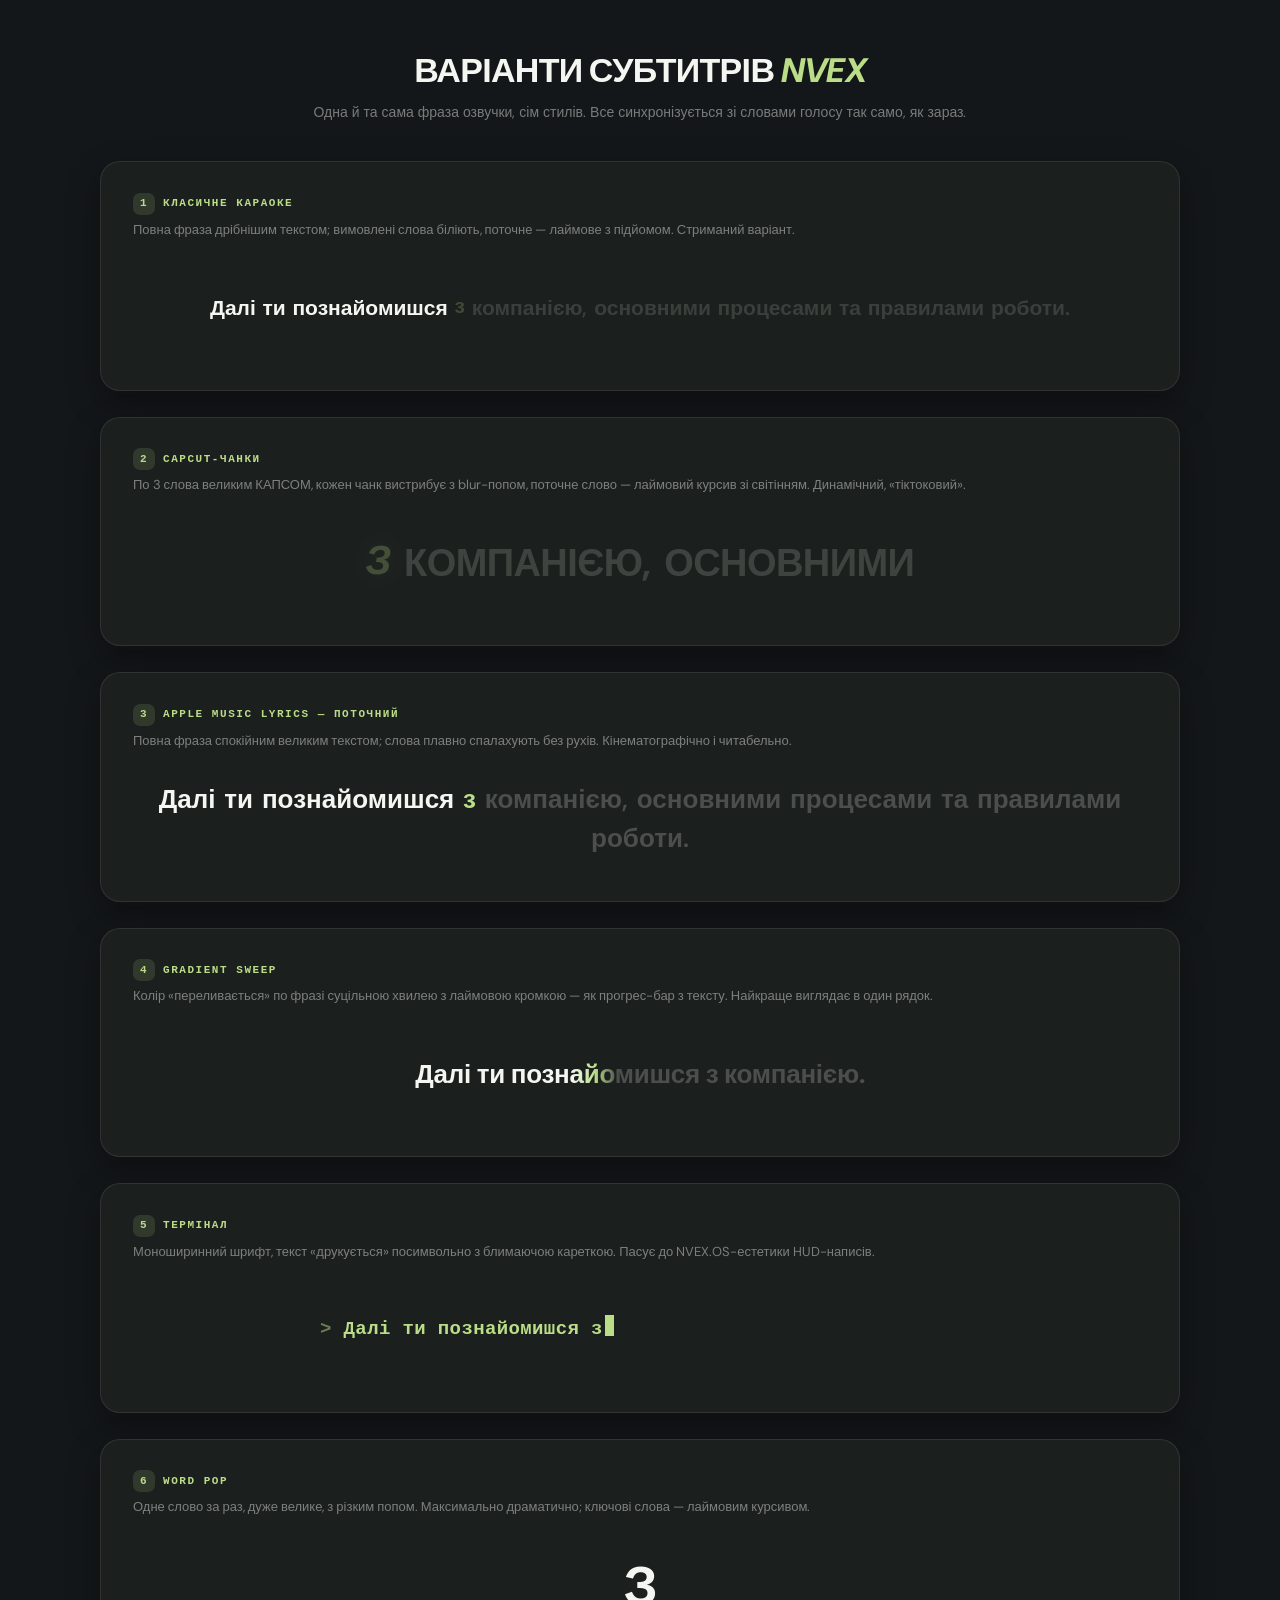
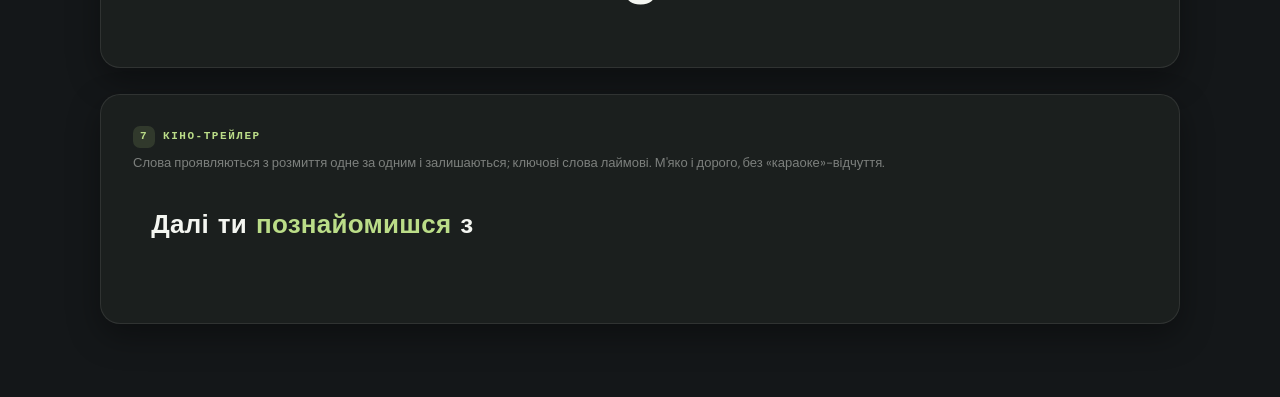
<file: subs-demo.html>
<!DOCTYPE html>
<html lang="uk">
<head>
<meta charset="UTF-8">
<meta name="viewport" content="width=device-width, initial-scale=1.0">
<title>Варіанти субтитрів — NVEX</title>
<link rel="preconnect" href="https://fonts.googleapis.com">
<link rel="preconnect" href="https://fonts.gstatic.com" crossorigin>
<link href="https://fonts.googleapis.com/css2?family=DM+Sans:ital,opsz,wght@0,9..40,300..1000;1,9..40,300..1000&display=swap" rel="stylesheet">
<style>
  *{margin:0;padding:0;box-sizing:border-box}
  :root{
    --lime:#BBDD88;--lime-pale:#E8F7C8;--ink:#F4F6F1;--dim:rgba(244,246,241,.22);
    --bg:#141719;--card:#1B1F1E;--line:rgba(255,255,255,.09);
    --ease-out:cubic-bezier(0.23,1,0.32,1);
  }
  body{
    font-family:'DM Sans',sans-serif;background:var(--bg);color:var(--ink);
    padding:48px 24px 80px;min-height:100vh;
  }
  h1{text-align:center;font-size:clamp(24px,3vw,34px);font-weight:800;text-transform:uppercase;letter-spacing:-.02em}
  h1 em{color:var(--lime)}
  .note{text-align:center;color:rgba(244,246,241,.45);font-size:14px;margin:10px 0 40px}
  .grid{max-width:1080px;margin:0 auto;display:flex;flex-direction:column;gap:26px}
  .card{
    background:var(--card);border:1px solid var(--line);border-radius:20px;
    padding:28px 32px 34px;box-shadow:0 12px 32px rgba(0,0,0,.35);
  }
  .tag{
    display:inline-flex;align-items:center;gap:8px;margin-bottom:6px;
    font:700 11px/1 ui-monospace,'SF Mono',Menlo,monospace;letter-spacing:.14em;
    color:var(--lime);text-transform:uppercase;
  }
  .tag .n{
    width:22px;height:22px;border-radius:7px;background:rgba(187,221,136,.14);
    display:inline-flex;align-items:center;justify-content:center;font-size:11px;
  }
  .desc{font-size:13px;color:rgba(244,246,241,.45);margin-bottom:22px}
  .stage{min-height:96px;display:flex;align-items:center;justify-content:center;text-align:center;overflow:hidden}

  /* 1. Класичне караоке */
  .v1{display:flex;flex-wrap:wrap;gap:0 .32em;justify-content:center;font-size:clamp(16px,1.9vw,21px);font-weight:600}
  .v1 span{opacity:.22;color:#A9B0A6;transition:opacity .18s ease,color .18s ease,transform .18s ease;display:inline-block}
  .v1 span.on{opacity:1;color:var(--ink)}
  .v1 span.now{color:var(--lime);transform:translateY(-2px)}

  /* 2. CapCut-чанки */
  .v2{display:flex;gap:.38em;justify-content:center;font-size:clamp(26px,3.2vw,38px);font-weight:800;text-transform:uppercase;letter-spacing:-.015em}
  .v2 span{opacity:.25;color:#A9B0A6;transition:opacity .15s,color .15s,transform .18s var(--ease-out);display:inline-block}
  .v2 span.on{opacity:1;color:var(--ink)}
  .v2 span.now{color:var(--lime);font-style:italic;transform:translateY(-3px) scale(1.07) rotate(-1deg);text-shadow:0 0 26px rgba(187,221,136,.45)}
  .v2.pop{animation:pop2 .3s var(--ease-out)}
  @keyframes pop2{from{opacity:0;transform:scale(.86) translateY(12px);filter:blur(8px)}to{opacity:1;transform:none;filter:blur(0)}}

  /* 3. Apple Music lyrics (поточний) */
  .v3{display:flex;flex-wrap:wrap;gap:0 .34em;justify-content:center;font-size:clamp(19px,2.3vw,26px);font-weight:600;line-height:1.5}
  .v3 span{color:var(--dim);transition:color .4s ease}
  .v3 span.on{color:var(--ink)}
  .v3 span.now{color:var(--lime);transition:color .15s ease}

  /* 4. Gradient sweep */
  .v4{--p:0%;font-size:clamp(19px,2.3vw,26px);font-weight:700;letter-spacing:-.01em;white-space:nowrap;
    background:linear-gradient(90deg,var(--ink) 0%,var(--ink) calc(var(--p) - 5%),var(--lime) var(--p),var(--dim) calc(var(--p) + 5%),var(--dim) 100%);
    -webkit-background-clip:text;background-clip:text;color:transparent}

  /* 5. Термінал / typewriter */
  .v5{font:600 clamp(15px,1.8vw,19px)/1.6 ui-monospace,'SF Mono',Menlo,monospace;color:var(--lime);letter-spacing:.02em;text-align:left;min-width:min(640px,80vw)}
  .v5 .pre{color:rgba(187,221,136,.5)}
  .v5 .cur{display:inline-block;width:9px;height:1.1em;background:var(--lime);vertical-align:-2px;margin-left:2px;animation:blink 1s steps(1) infinite}
  @keyframes blink{50%{opacity:0}}

  /* 6. Word pop — одне слово */
  .v6{font-size:clamp(34px,4.6vw,54px);font-weight:800;text-transform:uppercase;letter-spacing:-.02em;color:var(--ink)}
  .v6.acc{color:var(--lime);font-style:italic}
  .v6.pop{animation:pop6 .26s var(--ease-out)}
  @keyframes pop6{from{opacity:0;transform:scale(.7) translateY(10px);filter:blur(10px)}to{opacity:1;transform:none;filter:blur(0)}}

  /* 7. Кіно-трейлер blur reveal */
  .v7{display:flex;flex-wrap:wrap;gap:0 .34em;justify-content:center;font-size:clamp(19px,2.3vw,26px);font-weight:700;letter-spacing:.01em}
  .v7 span{opacity:0;filter:blur(8px);transform:translateY(8px);transition:opacity .5s var(--ease-out),filter .5s var(--ease-out),transform .5s var(--ease-out);color:var(--ink)}
  .v7 span.on{opacity:1;filter:blur(0);transform:none}
  .v7 span.key{color:var(--lime)}
</style>
</head>
<body>
<h1>Варіанти субтитрів <em>NVEX</em></h1>
<p class="note">Одна й та сама фраза озвучки, сім стилів. Все синхронізується зі словами голосу так само, як зараз.</p>
<div class="grid">
  <div class="card"><div class="tag"><span class="n">1</span>Класичне караоке</div>
    <div class="desc">Повна фраза дрібнішим текстом; вимовлені слова біліють, поточне — лаймове з підйомом. Стриманий варіант.</div>
    <div class="stage"><div class="v1" id="v1"></div></div></div>

  <div class="card"><div class="tag"><span class="n">2</span>CapCut-чанки</div>
    <div class="desc">По 3 слова великим КАПСОМ, кожен чанк вистрибує з blur-попом, поточне слово — лаймовий курсив зі світінням. Динамічний, «тіктоковий».</div>
    <div class="stage"><div class="v2" id="v2"></div></div></div>

  <div class="card"><div class="tag"><span class="n">3</span>Apple Music lyrics — поточний</div>
    <div class="desc">Повна фраза спокійним великим текстом; слова плавно спалахують без рухів. Кінематографічно і читабельно.</div>
    <div class="stage"><div class="v3" id="v3"></div></div></div>

  <div class="card"><div class="tag"><span class="n">4</span>Gradient sweep</div>
    <div class="desc">Колір «переливається» по фразі суцільною хвилею з лаймовою кромкою — як прогрес-бар з тексту. Найкраще виглядає в один рядок.</div>
    <div class="stage"><div class="v4" id="v4">Далі ти познайомишся з компанією.</div></div></div>

  <div class="card"><div class="tag"><span class="n">5</span>Термінал</div>
    <div class="desc">Моноширинний шрифт, текст «друкується» посимвольно з блимаючою кареткою. Пасує до NVEX.OS-естетики HUD-написів.</div>
    <div class="stage"><div class="v5" id="v5"></div></div></div>

  <div class="card"><div class="tag"><span class="n">6</span>Word pop</div>
    <div class="desc">Одне слово за раз, дуже велике, з різким попом. Максимально драматично; ключові слова — лаймовим курсивом.</div>
    <div class="stage"><div class="v6" id="v6"></div></div></div>

  <div class="card"><div class="tag"><span class="n">7</span>Кіно-трейлер</div>
    <div class="desc">Слова проявляються з розмиття одне за одним і залишаються; ключові слова лаймові. М'яко і дорого, без «караоке»-відчуття.</div>
    <div class="stage"><div class="v7" id="v7"></div></div></div>
</div>
<script>
const PHRASE="Далі ти познайомишся з компанією, основними процесами та правилами роботи.";
const WORDS=PHRASE.split(' ');
const KEY=new Set([2,4,9]); // «познайомишся», «основними», «роботи.»
const STEP=420, PAUSE=1400;
const N=WORDS.length;
let tick=-1;

// v1 + v3: word spans
for(const id of ['v1','v3']){
  document.getElementById(id).innerHTML=WORDS.map(w=>`<span>${w}</span>`).join('');
}
// v7
document.getElementById('v7').innerHTML=WORDS.map((w,i)=>`<span class="${KEY.has(i)?'key':''}">${w}</span>`).join('');

const v2=document.getElementById('v2'), v4=document.getElementById('v4'),
      v5=document.getElementById('v5'), v6=document.getElementById('v6');
let v2chunk=-1;

function frame(wi){
  // 1 & 3
  for(const id of ['v1','v3']){
    const spans=document.getElementById(id).children;
    for(let i=0;i<N;i++){
      spans[i].classList.toggle('on',i<wi);
      spans[i].classList.toggle('now',i===wi);
    }
  }
  // 2: chunks of 3
  const ci=Math.floor(Math.max(0,wi)/3);
  if(ci!==v2chunk||wi<0){
    v2chunk=ci;
    v2.innerHTML=WORDS.slice(ci*3,ci*3+3).map(w=>`<span>${w}</span>`).join('');
    v2.classList.remove('pop'); void v2.offsetWidth; v2.classList.add('pop');
  }
  [...v2.children].forEach((s,i)=>{
    const gi=ci*3+i;
    s.classList.toggle('on',gi<wi);
    s.classList.toggle('now',gi===wi);
  });
  // 4: sweep across the short line (first 5 words loop)
  const p=Math.min(1,Math.max(0,(wi+1)/N));
  v4.style.setProperty('--p',(p*100).toFixed(1)+'%');
  // 5: typewriter by words
  const done=WORDS.slice(0,Math.max(0,wi)).join(' ');
  const cur=wi>=0&&wi<N?WORDS[wi]:'';
  v5.innerHTML=`<span class="pre">&gt; </span>${done?done+' ':''}${cur}<span class="cur"></span>`;
  // 6: single word
  if(wi>=0&&wi<N){
    v6.textContent=WORDS[wi];
    v6.classList.toggle('acc',KEY.has(wi));
    v6.classList.remove('pop'); void v6.offsetWidth; v6.classList.add('pop');
  }
  // 7: reveal & stay
  const spans7=document.getElementById('v7').children;
  for(let i=0;i<N;i++) spans7[i].classList.toggle('on',i<=wi);
}
function loop(){
  tick++;
  const wi=tick%(N+Math.round(PAUSE/STEP));
  frame(wi<N?wi:-1);
  setTimeout(loop,STEP);
}
loop();
</script>
</body>
</html>
</file>
